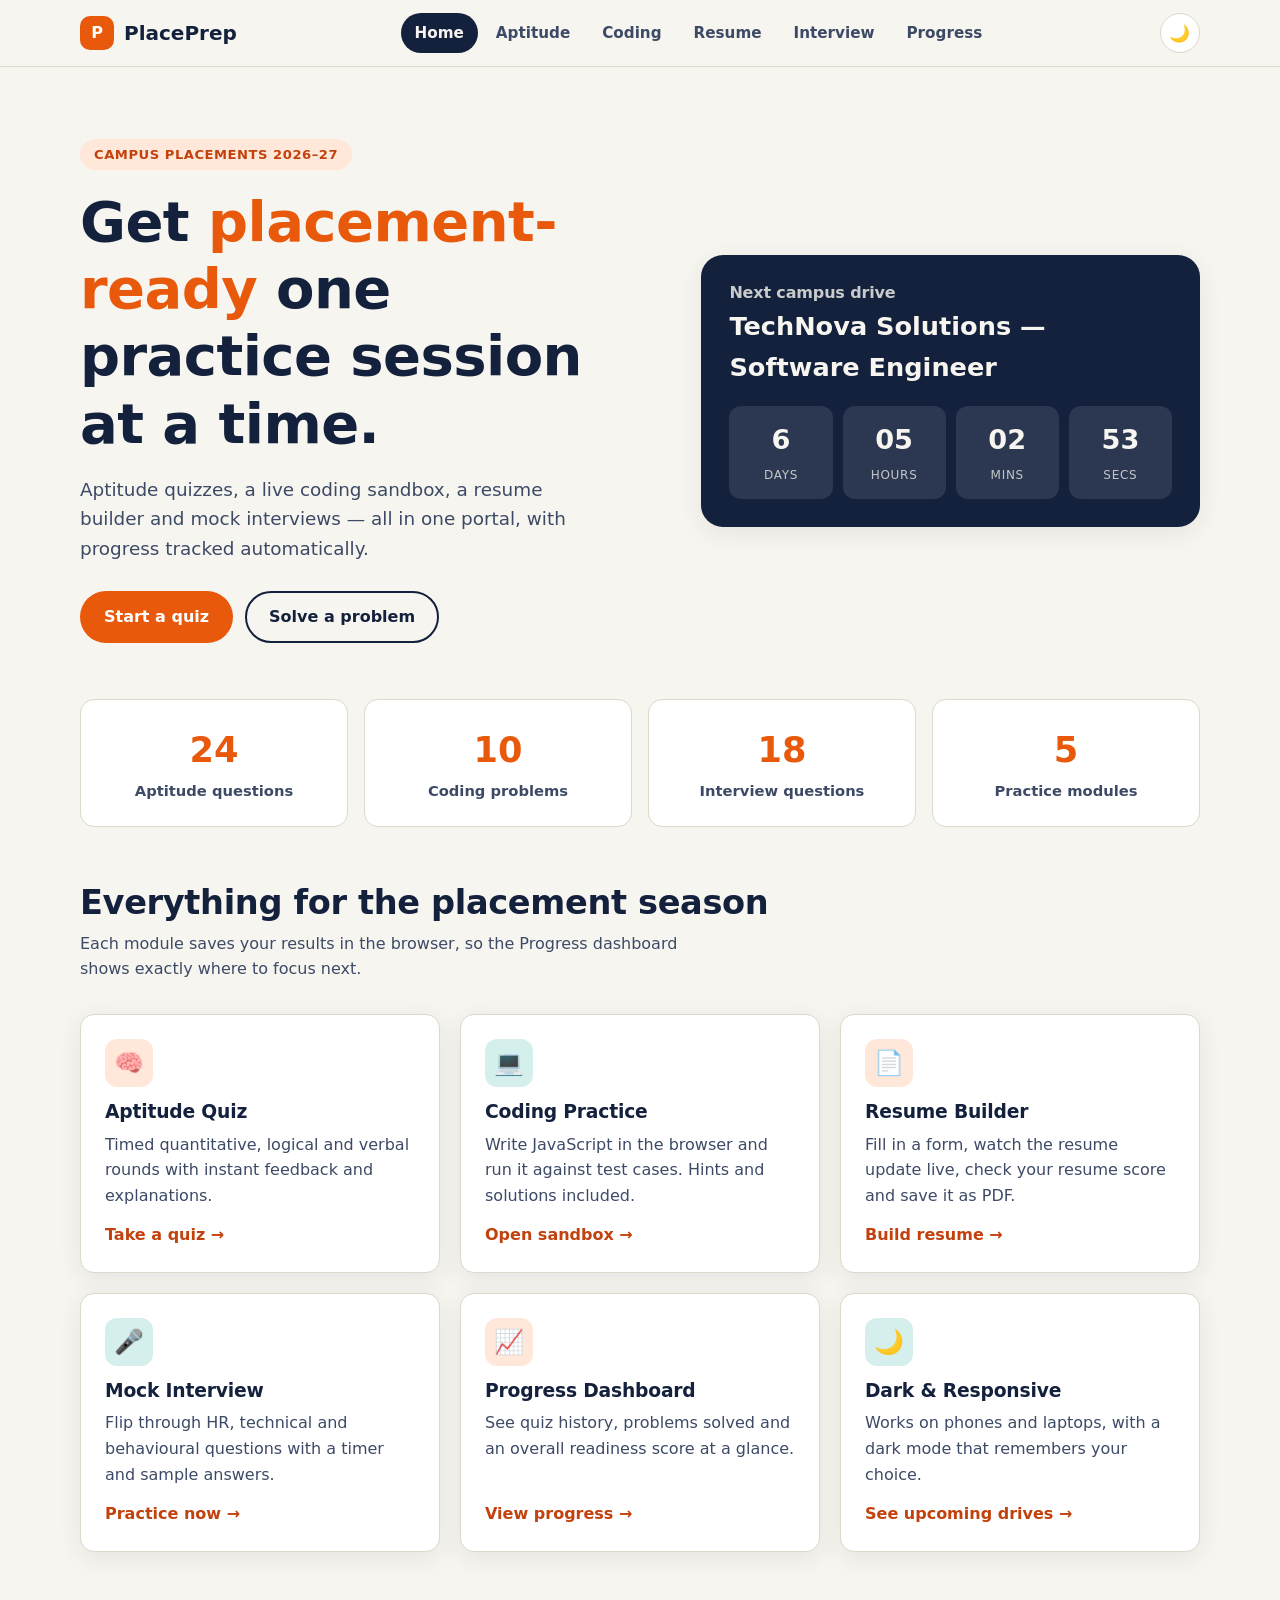
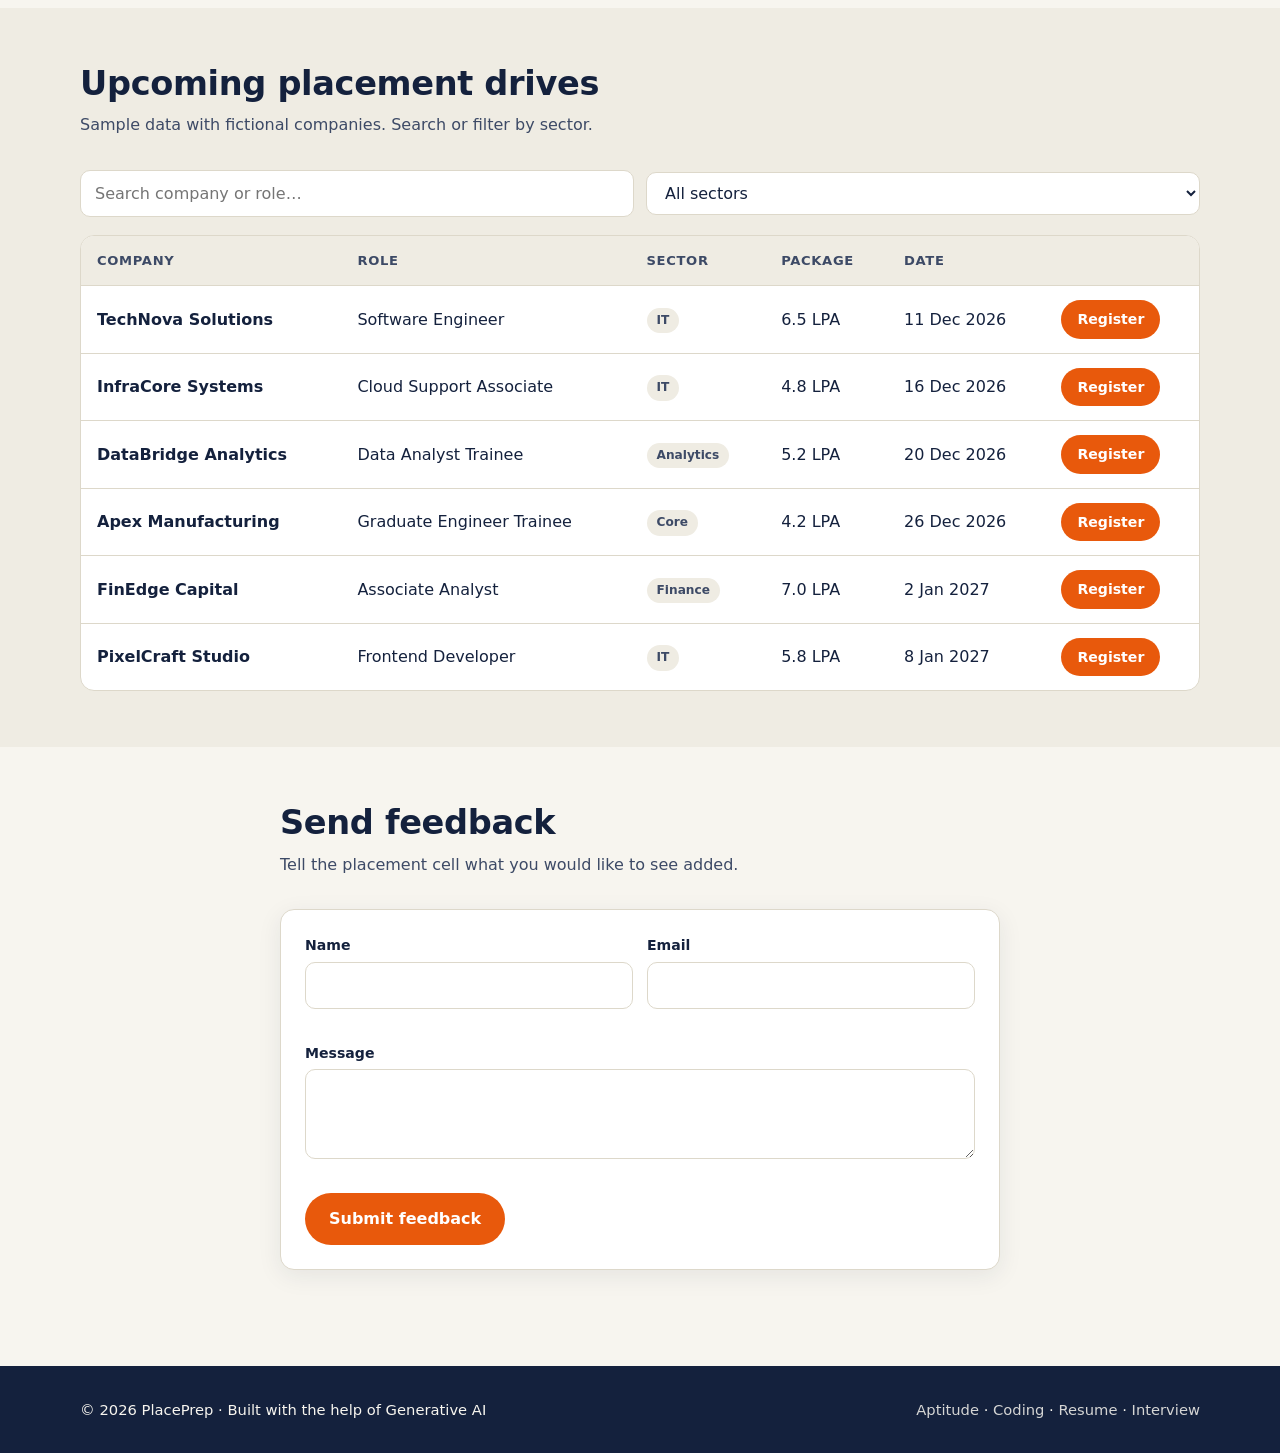
<file: index.html>
<!DOCTYPE html>
<html lang="en">
<head>
  <meta charset="UTF-8">
  <meta name="viewport" content="width=device-width, initial-scale=1">
  <title>PlacePrep – Placement Preparation Portal</title>
  <meta name="description" content="Practice aptitude, coding, resume building and interviews in one place.">
  <link rel="stylesheet" href="css/style.css">
</head>
<body>
  <header class="site-header">
    <div class="container nav">
      <a class="brand" href="index.html"><span class="brand-mark">P</span> PlacePrep</a>
      <ul class="nav-links" id="navLinks">
        <li><a class="active" href="index.html">Home</a></li>
        <li><a href="aptitude.html">Aptitude</a></li>
        <li><a href="coding.html">Coding</a></li>
        <li><a href="resume.html">Resume</a></li>
        <li><a href="interview.html">Interview</a></li>
        <li><a href="progress.html">Progress</a></li>
      </ul>
      <div class="nav-tools">
        <button class="icon-btn" id="themeBtn" aria-label="Toggle dark mode">🌙</button>
        <button class="icon-btn menu-btn" id="menuBtn" aria-label="Open menu" aria-expanded="false">☰</button>
      </div>
    </div>
  </header>

  <main>
    <!-- HERO -->
    <section class="hero">
      <div class="container hero-grid">
        <div>
          <span class="eyebrow">Campus placements 2026–27</span>
          <h1>Get <span>placement-ready</span> one practice session at a time.</h1>
          <p class="lead">Aptitude quizzes, a live coding sandbox, a resume builder and mock interviews — all in one portal, with progress tracked automatically.</p>
          <div class="hero-actions">
            <a class="btn" href="aptitude.html">Start a quiz</a>
            <a class="btn btn-outline" href="coding.html">Solve a problem</a>
          </div>
        </div>
        <div class="countdown-card" aria-live="polite">
          <h3>Next campus drive</h3>
          <div class="company" id="cdCompany">Loading…</div>
          <div class="timer-row">
            <div class="timer-box"><b id="cdDays">0</b><small>Days</small></div>
            <div class="timer-box"><b id="cdHours">0</b><small>Hours</small></div>
            <div class="timer-box"><b id="cdMins">0</b><small>Mins</small></div>
            <div class="timer-box"><b id="cdSecs">0</b><small>Secs</small></div>
          </div>
        </div>
      </div>
    </section>

    <!-- STATS -->
    <section class="container">
      <div class="stats">
        <div class="stat"><b data-count="quiz">0</b><span>Aptitude questions</span></div>
        <div class="stat"><b data-count="code">0</b><span>Coding problems</span></div>
        <div class="stat"><b data-count="interview">0</b><span>Interview questions</span></div>
        <div class="stat"><b data-count="modules">0</b><span>Practice modules</span></div>
      </div>
    </section>

    <!-- FEATURES -->
    <section class="section">
      <div class="container">
        <div class="section-head">
          <h2>Everything for the placement season</h2>
          <p>Each module saves your results in the browser, so the Progress dashboard shows exactly where to focus next.</p>
        </div>
        <div class="grid-3">
          <article class="card feature">
            <div class="ico">🧠</div>
            <h3>Aptitude Quiz</h3>
            <p>Timed quantitative, logical and verbal rounds with instant feedback and explanations.</p>
            <a class="more" href="aptitude.html">Take a quiz →</a>
          </article>
          <article class="card feature">
            <div class="ico">💻</div>
            <h3>Coding Practice</h3>
            <p>Write JavaScript in the browser and run it against test cases. Hints and solutions included.</p>
            <a class="more" href="coding.html">Open sandbox →</a>
          </article>
          <article class="card feature">
            <div class="ico">📄</div>
            <h3>Resume Builder</h3>
            <p>Fill in a form, watch the resume update live, check your resume score and save it as PDF.</p>
            <a class="more" href="resume.html">Build resume →</a>
          </article>
          <article class="card feature">
            <div class="ico">🎤</div>
            <h3>Mock Interview</h3>
            <p>Flip through HR, technical and behavioural questions with a timer and sample answers.</p>
            <a class="more" href="interview.html">Practice now →</a>
          </article>
          <article class="card feature">
            <div class="ico">📈</div>
            <h3>Progress Dashboard</h3>
            <p>See quiz history, problems solved and an overall readiness score at a glance.</p>
            <a class="more" href="progress.html">View progress →</a>
          </article>
          <article class="card feature">
            <div class="ico">🌙</div>
            <h3>Dark &amp; Responsive</h3>
            <p>Works on phones and laptops, with a dark mode that remembers your choice.</p>
            <a class="more" href="#drives">See upcoming drives →</a>
          </article>
        </div>
      </div>
    </section>

    <!-- DRIVES -->
    <section class="section alt" id="drives">
      <div class="container">
        <div class="section-head">
          <h2>Upcoming placement drives</h2>
          <p>Sample data with fictional companies. Search or filter by sector.</p>
        </div>
        <div class="toolbar">
          <input class="input" id="driveSearch" type="search" placeholder="Search company or role…" aria-label="Search drives">
          <select class="input" id="driveType" aria-label="Filter by sector">
            <option value="all">All sectors</option>
            <option>IT</option><option>Analytics</option><option>Core</option><option>Finance</option>
          </select>
        </div>
        <div class="table-wrap">
          <table class="data">
            <thead><tr><th>Company</th><th>Role</th><th>Sector</th><th>Package</th><th>Date</th><th></th></tr></thead>
            <tbody id="driveBody"></tbody>
          </table>
        </div>
        <p class="muted" id="driveEmpty" style="display:none;margin-top:12px">No drives match your filters.</p>
      </div>
    </section>

    <!-- CONTACT -->
    <section class="section" id="contact">
      <div class="container" style="max-width:720px">
        <div class="section-head">
          <h2>Send feedback</h2>
          <p>Tell the placement cell what you would like to see added.</p>
        </div>
        <form class="card" id="feedbackForm" novalidate>
          <div class="form-grid">
            <div>
              <label class="lbl" for="fbName">Name</label>
              <input class="input" id="fbName" type="text" autocomplete="name">
              <div class="field-error" id="fbNameErr"></div>
            </div>
            <div>
              <label class="lbl" for="fbEmail">Email</label>
              <input class="input" id="fbEmail" type="email" autocomplete="email">
              <div class="field-error" id="fbEmailErr"></div>
            </div>
            <div class="full">
              <label class="lbl" for="fbMsg">Message</label>
              <textarea class="input" id="fbMsg"></textarea>
              <div class="field-error" id="fbMsgErr"></div>
            </div>
          </div>
          <button class="btn" type="submit" style="margin-top:8px">Submit feedback</button>
        </form>
      </div>
    </section>
  </main>

  <footer class="site-footer">
    <div class="container footer-grid">
      <div>© <span id="year"></span> PlacePrep · Built with the help of Generative AI</div>
      <div><a href="aptitude.html">Aptitude</a> · <a href="coding.html">Coding</a> · <a href="resume.html">Resume</a> · <a href="interview.html">Interview</a></div>
    </div>
  </footer>

  <script src="js/data.js"></script>
  <script src="js/main.js"></script>
  <script src="js/home.js"></script>
</body>
</html>
</file>
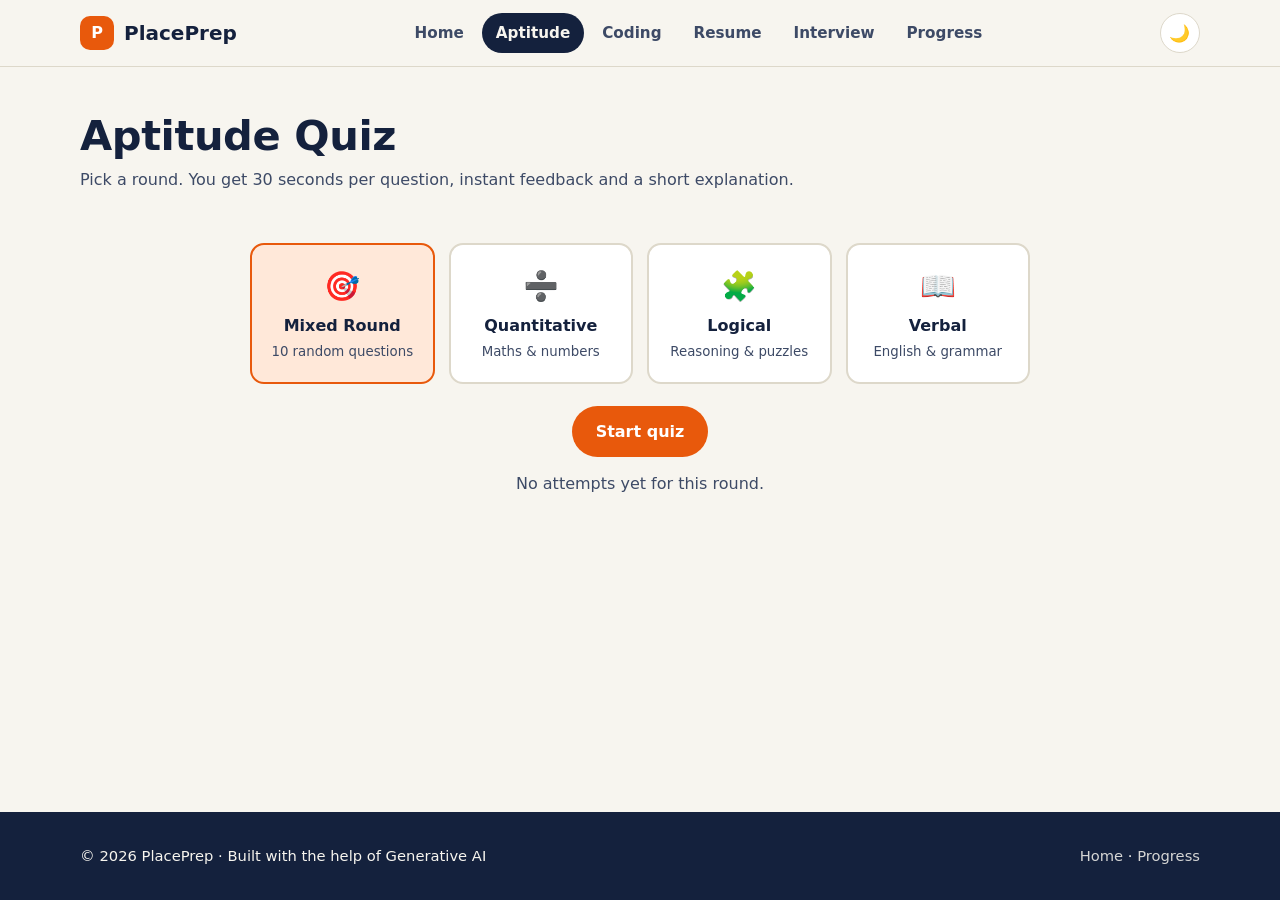
<file: aptitude.html>
<!DOCTYPE html>
<html lang="en">
<head>
  <meta charset="UTF-8">
  <meta name="viewport" content="width=device-width, initial-scale=1">
  <title>Aptitude Quiz – PlacePrep</title>
  <link rel="stylesheet" href="css/style.css">
</head>
<body>
  <header class="site-header">
    <div class="container nav">
      <a class="brand" href="index.html"><span class="brand-mark">P</span> PlacePrep</a>
      <ul class="nav-links" id="navLinks">
        <li><a href="index.html">Home</a></li>
        <li><a class="active" href="aptitude.html">Aptitude</a></li>
        <li><a href="coding.html">Coding</a></li>
        <li><a href="resume.html">Resume</a></li>
        <li><a href="interview.html">Interview</a></li>
        <li><a href="progress.html">Progress</a></li>
      </ul>
      <div class="nav-tools">
        <button class="icon-btn" id="themeBtn" aria-label="Toggle dark mode">🌙</button>
        <button class="icon-btn menu-btn" id="menuBtn" aria-label="Open menu" aria-expanded="false">☰</button>
      </div>
    </div>
  </header>

  <main>
    <div class="container page-title">
      <h1>Aptitude Quiz</h1>
      <p class="muted">Pick a round. You get 30 seconds per question, instant feedback and a short explanation.</p>
    </div>

    <section class="section" style="padding-top:20px">
      <div class="container quiz-shell">

        <!-- Start screen -->
        <div id="startScreen">
          <div class="cat-picker" id="catPicker"></div>
          <div style="text-align:center">
            <button class="btn" id="startBtn">Start quiz</button>
            <p class="muted" id="bestLine" style="margin-top:14px"></p>
          </div>
        </div>

        <!-- Question screen -->
        <div class="card hidden" id="quizScreen">
          <div class="quiz-top">
            <span id="qCounter">Question 1 / 10</span>
            <span class="timer-pill" id="qTimer">00:30</span>
          </div>
          <div class="progress"><div id="qProgress"></div></div>
          <div class="q-text" id="qText"></div>
          <div class="options" id="qOptions"></div>
          <div class="explain hidden" id="qExplain"></div>
          <div class="quiz-actions">
            <button class="btn" id="nextBtn" disabled>Next →</button>
          </div>
        </div>

        <!-- Result screen -->
        <div class="card hidden" id="resultScreen" style="text-align:center">
          <h2 id="resTitle">Quiz complete</h2>
          <div class="score-ring" id="scoreRing"><span id="resPct">0%</span></div>
          <p id="resLine" style="font-size:1.1rem;font-weight:700"></p>
          <p class="muted" id="resMsg" style="margin-bottom:18px"></p>
          <div class="btn-row" style="justify-content:center">
            <button class="btn" id="retryBtn">Try again</button>
            <button class="btn btn-outline" id="reviewBtn">Review answers</button>
            <a class="btn btn-ghost" href="progress.html">View progress</a>
          </div>
          <div class="hidden" id="reviewBox" style="text-align:left;margin-top:24px"></div>
        </div>

      </div>
    </section>
  </main>

  <footer class="site-footer">
    <div class="container footer-grid">
      <div>© <span id="year"></span> PlacePrep · Built with the help of Generative AI</div>
      <div><a href="index.html">Home</a> · <a href="progress.html">Progress</a></div>
    </div>
  </footer>

  <script src="js/data.js"></script>
  <script src="js/main.js"></script>
  <script src="js/quiz.js"></script>
</body>
</html>
</file>
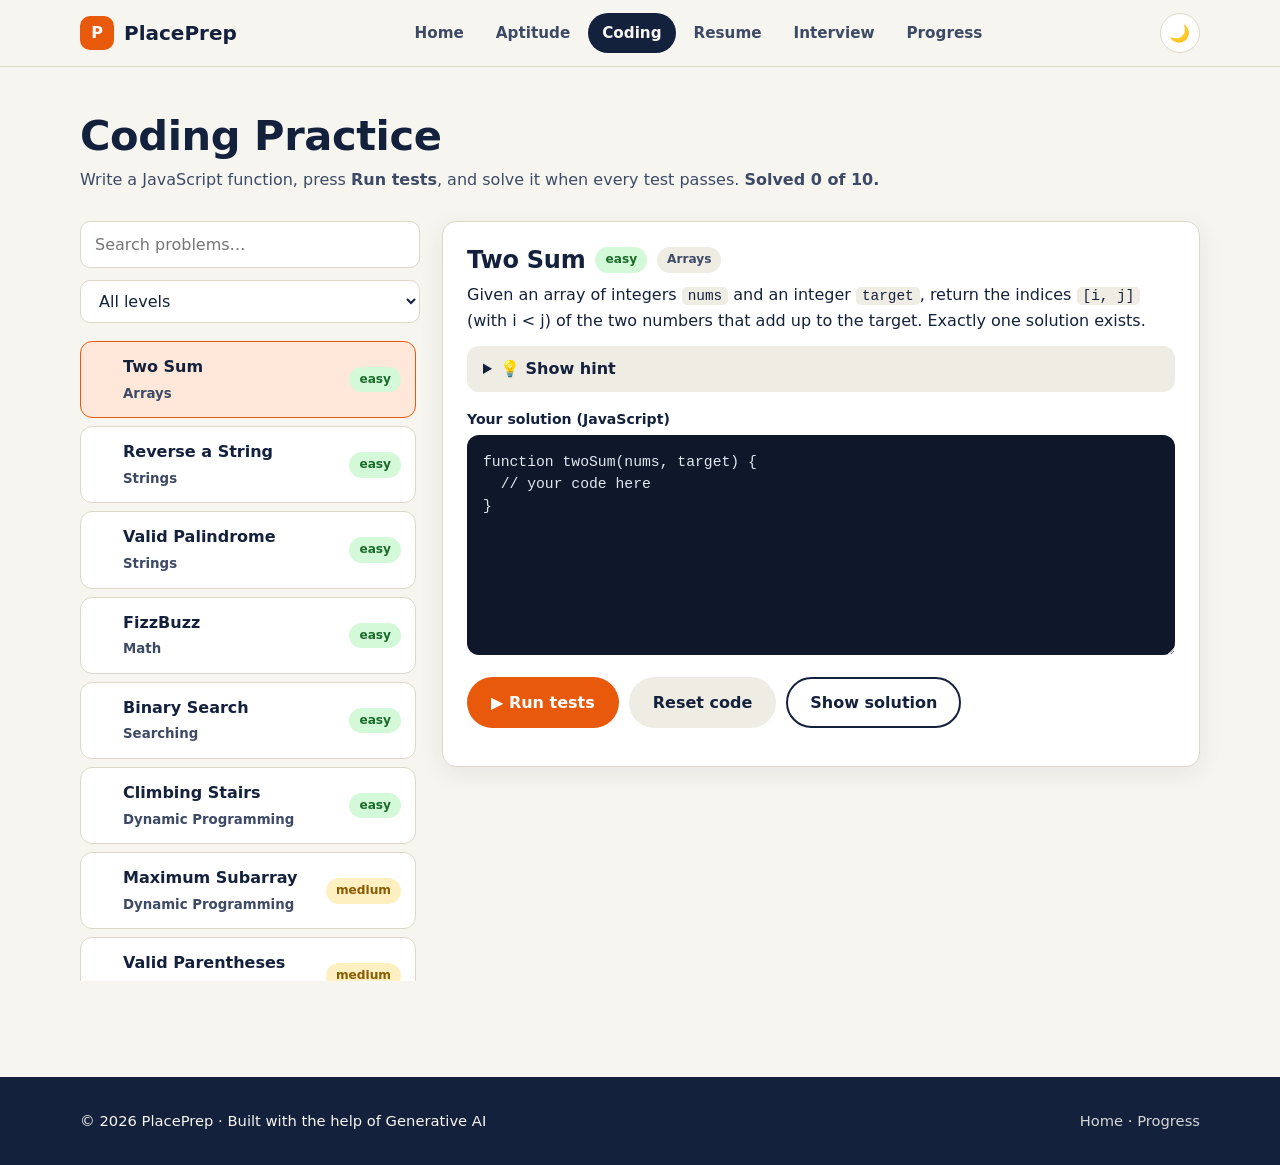
<file: coding.html>
<!DOCTYPE html>
<html lang="en">
<head>
  <meta charset="UTF-8">
  <meta name="viewport" content="width=device-width, initial-scale=1">
  <title>Coding Practice – PlacePrep</title>
  <link rel="stylesheet" href="css/style.css">
</head>
<body>
  <header class="site-header">
    <div class="container nav">
      <a class="brand" href="index.html"><span class="brand-mark">P</span> PlacePrep</a>
      <ul class="nav-links" id="navLinks">
        <li><a href="index.html">Home</a></li>
        <li><a href="aptitude.html">Aptitude</a></li>
        <li><a class="active" href="coding.html">Coding</a></li>
        <li><a href="resume.html">Resume</a></li>
        <li><a href="interview.html">Interview</a></li>
        <li><a href="progress.html">Progress</a></li>
      </ul>
      <div class="nav-tools">
        <button class="icon-btn" id="themeBtn" aria-label="Toggle dark mode">🌙</button>
        <button class="icon-btn menu-btn" id="menuBtn" aria-label="Open menu" aria-expanded="false">☰</button>
      </div>
    </div>
  </header>

  <main>
    <div class="container page-title">
      <h1>Coding Practice</h1>
      <p class="muted">Write a JavaScript function, press <b>Run tests</b>, and solve it when every test passes. <span id="solvedCount" style="font-weight:700"></span></p>
    </div>

    <section class="section" style="padding-top:20px">
      <div class="container code-layout">

        <!-- Problem list -->
        <aside>
          <div class="toolbar">
            <input class="input" id="probSearch" type="search" placeholder="Search problems…" aria-label="Search problems">
            <select class="input" id="probDiff" aria-label="Filter by difficulty">
              <option value="all">All levels</option>
              <option value="easy">Easy</option>
              <option value="medium">Medium</option>
              <option value="hard">Hard</option>
            </select>
          </div>
          <div class="problem-list" id="problemList"></div>
        </aside>

        <!-- Problem detail -->
        <div class="card" id="detail">
          <div style="display:flex;gap:10px;align-items:center;flex-wrap:wrap;margin-bottom:8px">
            <h2 id="pTitle"></h2>
            <span class="badge" id="pDiff"></span>
            <span class="badge" id="pTopic"></span>
          </div>
          <p id="pDesc" style="margin-bottom:12px"></p>

          <details class="box"><summary>💡 Show hint</summary><p id="pHint" style="margin-top:8px"></p></details>

          <label class="lbl" for="editor" style="margin-top:16px">Your solution (JavaScript)</label>
          <textarea class="editor" id="editor" spellcheck="false" autocapitalize="off" autocomplete="off"></textarea>

          <div class="btn-row">
            <button class="btn" id="runBtn">▶ Run tests</button>
            <button class="btn btn-ghost" id="resetBtn">Reset code</button>
            <button class="btn btn-outline" id="solBtn">Show solution</button>
          </div>

          <div class="results" id="results" aria-live="polite"></div>
          <pre class="sol hidden" id="solution"></pre>
        </div>

      </div>
    </section>
  </main>

  <footer class="site-footer">
    <div class="container footer-grid">
      <div>© <span id="year"></span> PlacePrep · Built with the help of Generative AI</div>
      <div><a href="index.html">Home</a> · <a href="progress.html">Progress</a></div>
    </div>
  </footer>

  <script src="js/data.js"></script>
  <script src="js/main.js"></script>
  <script src="js/coding.js"></script>
</body>
</html>
</file>
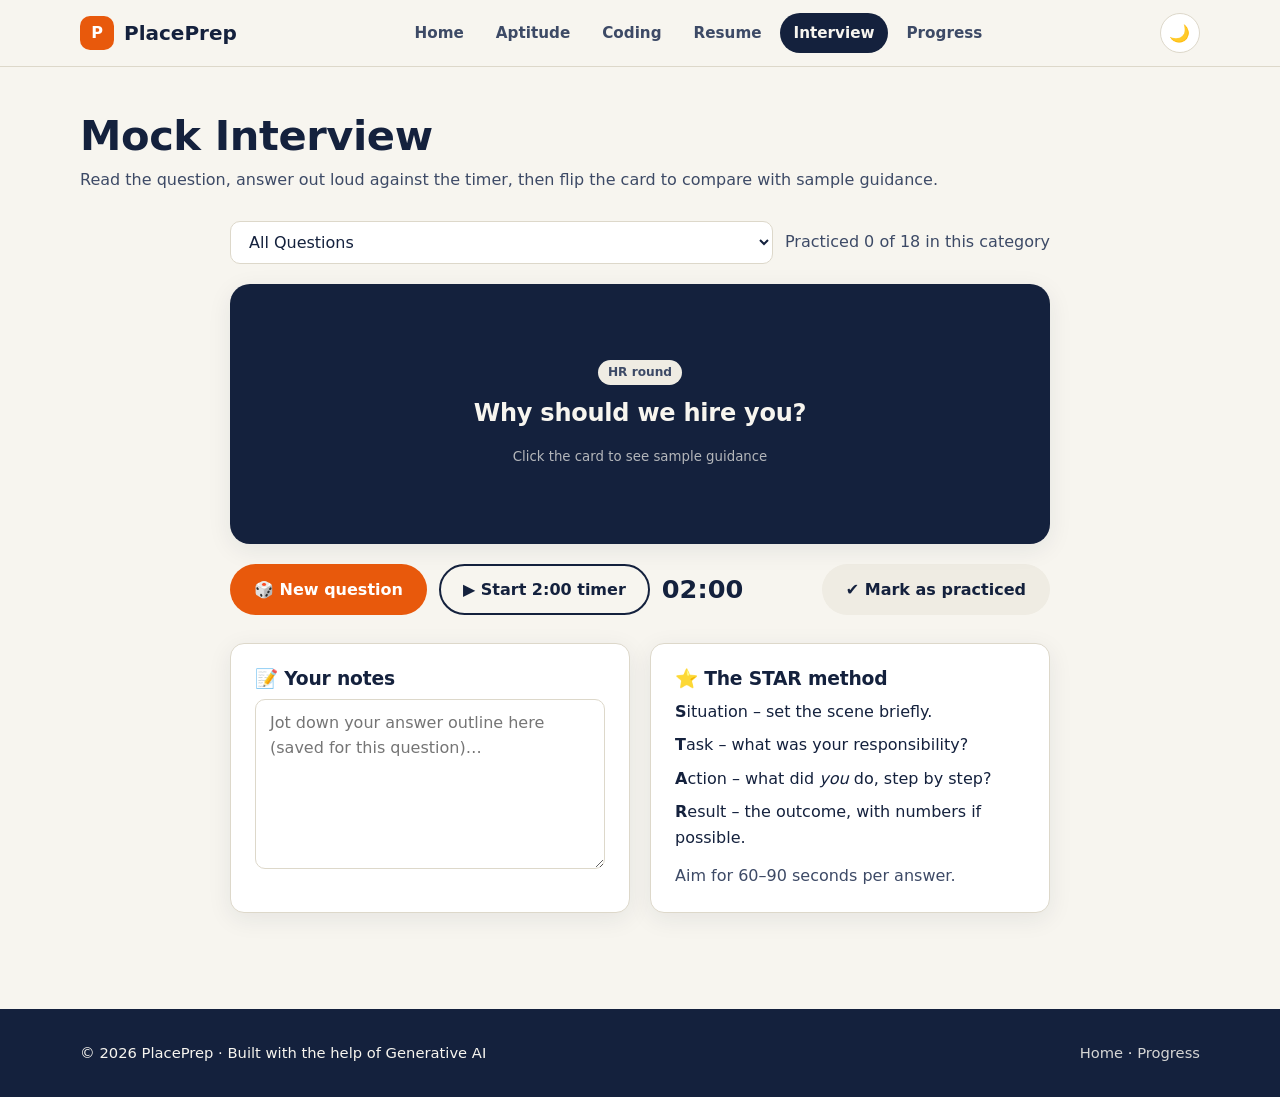
<file: interview.html>
<!DOCTYPE html>
<html lang="en">
<head>
  <meta charset="UTF-8">
  <meta name="viewport" content="width=device-width, initial-scale=1">
  <title>Mock Interview – PlacePrep</title>
  <link rel="stylesheet" href="css/style.css">
</head>
<body>
  <header class="site-header">
    <div class="container nav">
      <a class="brand" href="index.html"><span class="brand-mark">P</span> PlacePrep</a>
      <ul class="nav-links" id="navLinks">
        <li><a href="index.html">Home</a></li>
        <li><a href="aptitude.html">Aptitude</a></li>
        <li><a href="coding.html">Coding</a></li>
        <li><a href="resume.html">Resume</a></li>
        <li><a class="active" href="interview.html">Interview</a></li>
        <li><a href="progress.html">Progress</a></li>
      </ul>
      <div class="nav-tools">
        <button class="icon-btn" id="themeBtn" aria-label="Toggle dark mode">🌙</button>
        <button class="icon-btn menu-btn" id="menuBtn" aria-label="Open menu" aria-expanded="false">☰</button>
      </div>
    </div>
  </header>

  <main>
    <div class="container page-title">
      <h1>Mock Interview</h1>
      <p class="muted">Read the question, answer out loud against the timer, then flip the card to compare with sample guidance.</p>
    </div>

    <section class="section" style="padding-top:20px">
      <div class="container" style="max-width:820px">

        <div class="toolbar">
          <select class="input" id="intCat" aria-label="Question category"></select>
          <span class="muted" id="intCounter"></span>
        </div>

        <div class="flash" id="flash" tabindex="0" role="button" aria-label="Flip card to see sample answer">
          <div class="flash-inner">
            <div class="flash-face flash-front">
              <span class="badge" id="intBadge" style="margin-bottom:14px"></span>
              <h3 id="intQ">Press “New question” to begin</h3>
              <small>Click the card to see sample guidance</small>
            </div>
            <div class="flash-face flash-back">
              <b class="lab">How to answer</b>
              <p id="intA"></p>
            </div>
          </div>
        </div>

        <div class="int-bar">
          <button class="btn" id="newBtn">🎲 New question</button>
          <button class="btn btn-outline" id="timerBtn">▶ Start 2:00 timer</button>
          <span class="int-timer" id="intTimer">02:00</span>
          <button class="btn btn-ghost" id="doneBtn" style="margin-left:auto">✔ Mark as practiced</button>
        </div>

        <div class="grid-2" style="margin-top:28px">
          <div class="card">
            <h3 style="margin-bottom:8px">📝 Your notes</h3>
            <textarea class="input" id="notes" placeholder="Jot down your answer outline here (saved for this question)…" style="min-height:170px"></textarea>
          </div>
          <div class="card">
            <h3 style="margin-bottom:8px">⭐ The STAR method</h3>
            <ul style="list-style:none;display:grid;gap:8px">
              <li><b>S</b>ituation – set the scene briefly.</li>
              <li><b>T</b>ask – what was your responsibility?</li>
              <li><b>A</b>ction – what did <i>you</i> do, step by step?</li>
              <li><b>R</b>esult – the outcome, with numbers if possible.</li>
            </ul>
            <p class="muted" style="margin-top:12px">Aim for 60–90 seconds per answer.</p>
          </div>
        </div>

      </div>
    </section>
  </main>

  <footer class="site-footer">
    <div class="container footer-grid">
      <div>© <span id="year"></span> PlacePrep · Built with the help of Generative AI</div>
      <div><a href="index.html">Home</a> · <a href="progress.html">Progress</a></div>
    </div>
  </footer>

  <script src="js/data.js"></script>
  <script src="js/main.js"></script>
  <script src="js/interview.js"></script>
</body>
</html>
</file>
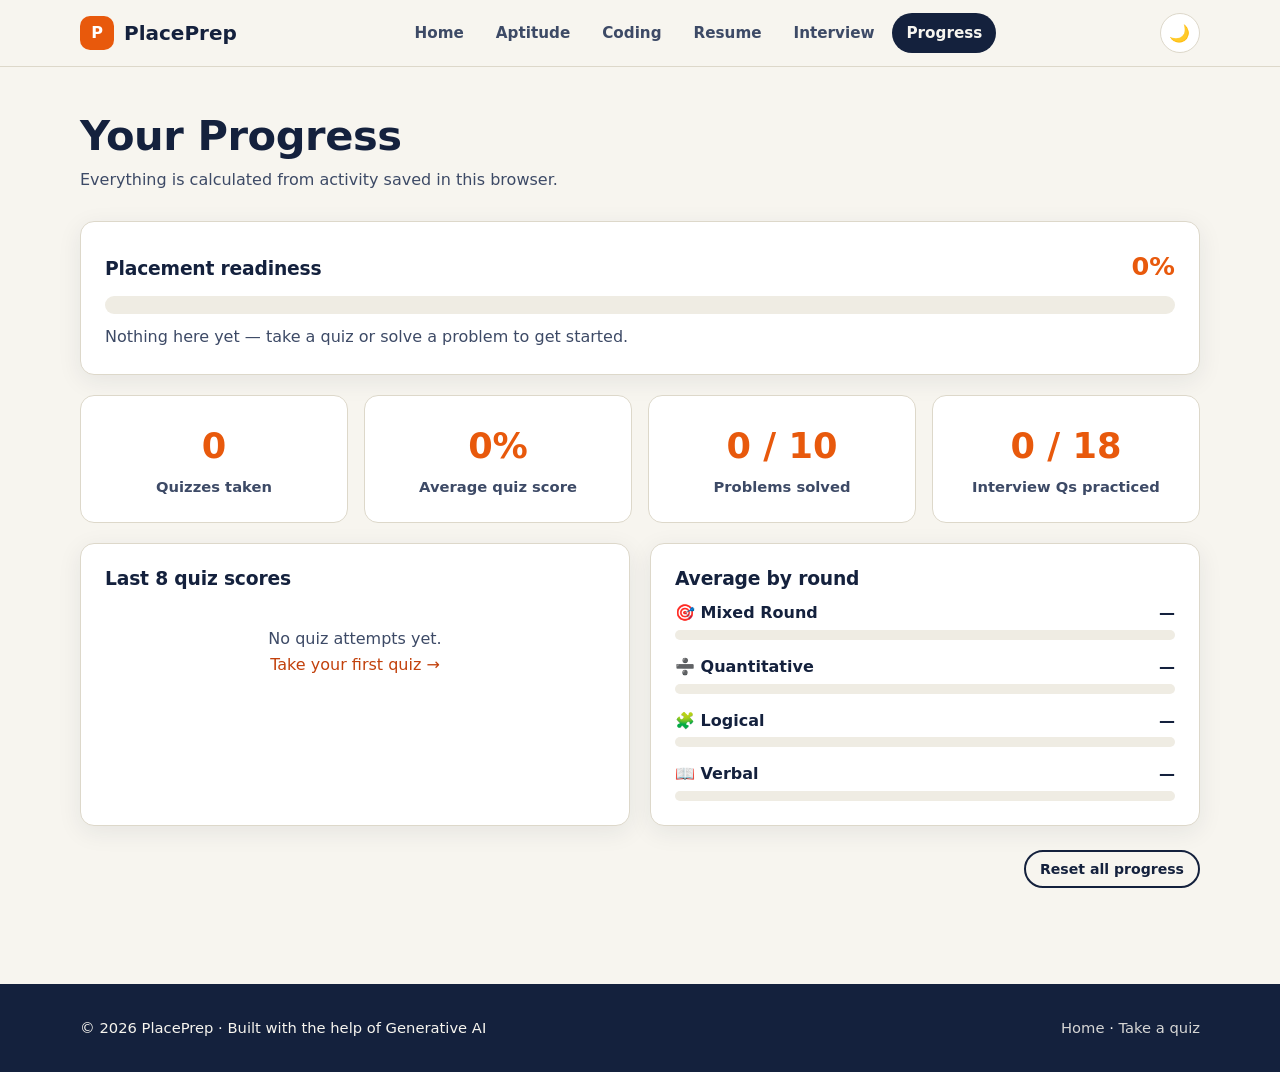
<file: progress.html>
<!DOCTYPE html>
<html lang="en">
<head>
  <meta charset="UTF-8">
  <meta name="viewport" content="width=device-width, initial-scale=1">
  <title>Progress – PlacePrep</title>
  <link rel="stylesheet" href="css/style.css">
</head>
<body>
  <header class="site-header">
    <div class="container nav">
      <a class="brand" href="index.html"><span class="brand-mark">P</span> PlacePrep</a>
      <ul class="nav-links" id="navLinks">
        <li><a href="index.html">Home</a></li>
        <li><a href="aptitude.html">Aptitude</a></li>
        <li><a href="coding.html">Coding</a></li>
        <li><a href="resume.html">Resume</a></li>
        <li><a href="interview.html">Interview</a></li>
        <li><a class="active" href="progress.html">Progress</a></li>
      </ul>
      <div class="nav-tools">
        <button class="icon-btn" id="themeBtn" aria-label="Toggle dark mode">🌙</button>
        <button class="icon-btn menu-btn" id="menuBtn" aria-label="Open menu" aria-expanded="false">☰</button>
      </div>
    </div>
  </header>

  <main>
    <div class="container page-title">
      <h1>Your Progress</h1>
      <p class="muted">Everything is calculated from activity saved in this browser.</p>
    </div>

    <section class="section" style="padding-top:20px">
      <div class="container">

        <div class="card" style="margin-bottom:20px">
          <div style="display:flex;justify-content:space-between;align-items:baseline;margin-bottom:10px">
            <h3>Placement readiness</h3><b id="readyPct" style="font-size:1.6rem;color:var(--accent)">0%</b>
          </div>
          <div class="meter"><div id="readyBar"></div></div>
          <p class="muted" id="readyMsg" style="margin-top:10px"></p>
        </div>

        <div class="stats" style="margin-bottom:20px">
          <div class="stat"><b id="sQuizzes">0</b><span>Quizzes taken</span></div>
          <div class="stat"><b id="sAvg">0%</b><span>Average quiz score</span></div>
          <div class="stat"><b id="sSolved">0</b><span>Problems solved</span></div>
          <div class="stat"><b id="sPracticed">0</b><span>Interview Qs practiced</span></div>
        </div>

        <div class="grid-2">
          <div class="card">
            <h3 style="margin-bottom:6px">Last 8 quiz scores</h3>
            <div id="chartBox"></div>
          </div>
          <div class="card">
            <h3 style="margin-bottom:10px">Average by round</h3>
            <div id="catBox" style="display:grid;gap:14px"></div>
          </div>
        </div>

        <div style="margin-top:24px;text-align:right">
          <button class="btn btn-outline btn-sm" id="resetBtn">Reset all progress</button>
        </div>

      </div>
    </section>
  </main>

  <footer class="site-footer">
    <div class="container footer-grid">
      <div>© <span id="year"></span> PlacePrep · Built with the help of Generative AI</div>
      <div><a href="index.html">Home</a> · <a href="aptitude.html">Take a quiz</a></div>
    </div>
  </footer>

  <script src="js/data.js"></script>
  <script src="js/main.js"></script>
  <script src="js/progress.js"></script>
</body>
</html>
</file>
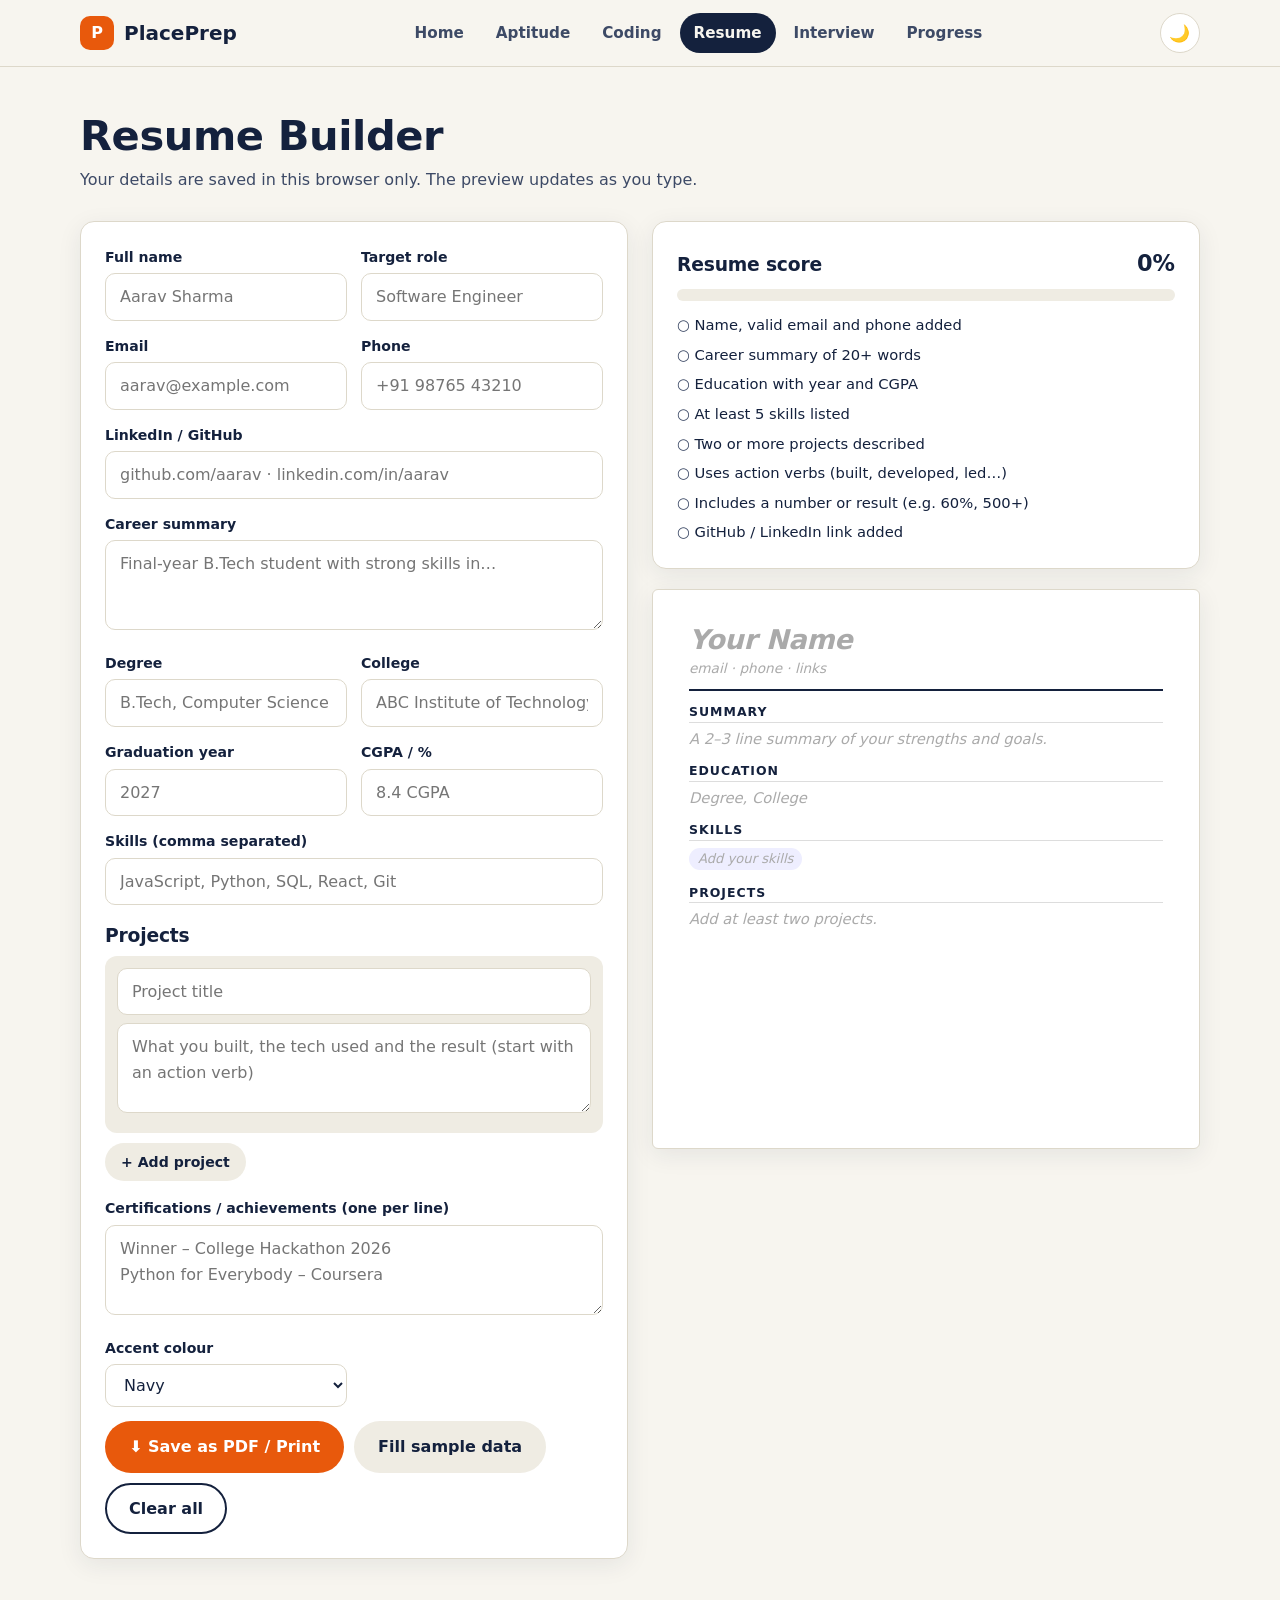
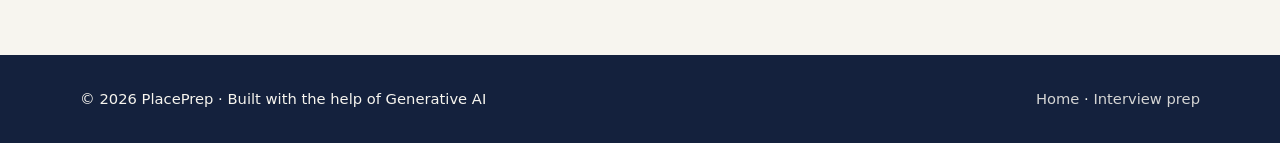
<file: resume.html>
<!DOCTYPE html>
<html lang="en">
<head>
  <meta charset="UTF-8">
  <meta name="viewport" content="width=device-width, initial-scale=1">
  <title>Resume Builder – PlacePrep</title>
  <link rel="stylesheet" href="css/style.css">
</head>
<body>
  <header class="site-header">
    <div class="container nav">
      <a class="brand" href="index.html"><span class="brand-mark">P</span> PlacePrep</a>
      <ul class="nav-links" id="navLinks">
        <li><a href="index.html">Home</a></li>
        <li><a href="aptitude.html">Aptitude</a></li>
        <li><a href="coding.html">Coding</a></li>
        <li><a class="active" href="resume.html">Resume</a></li>
        <li><a href="interview.html">Interview</a></li>
        <li><a href="progress.html">Progress</a></li>
      </ul>
      <div class="nav-tools">
        <button class="icon-btn" id="themeBtn" aria-label="Toggle dark mode">🌙</button>
        <button class="icon-btn menu-btn" id="menuBtn" aria-label="Open menu" aria-expanded="false">☰</button>
      </div>
    </div>
  </header>

  <main>
    <div class="container page-title">
      <h1>Resume Builder</h1>
      <p class="muted">Your details are saved in this browser only. The preview updates as you type.</p>
    </div>

    <section class="section" style="padding-top:20px">
      <div class="container resume-layout">

        <!-- FORM -->
        <form class="card" id="resumeForm" onsubmit="return false">
          <div class="form-grid">
            <div><label class="lbl" for="name">Full name</label><input class="input" id="name" placeholder="Aarav Sharma"></div>
            <div><label class="lbl" for="role">Target role</label><input class="input" id="role" placeholder="Software Engineer"></div>
            <div><label class="lbl" for="email">Email</label><input class="input" id="email" type="email" placeholder="aarav@example.com"></div>
            <div><label class="lbl" for="phone">Phone</label><input class="input" id="phone" placeholder="+91 98765 43210"></div>
            <div class="full"><label class="lbl" for="links">LinkedIn / GitHub</label><input class="input" id="links" placeholder="github.com/aarav · linkedin.com/in/aarav"></div>
            <div class="full">
              <label class="lbl" for="summary">Career summary</label>
              <textarea class="input" id="summary" placeholder="Final-year B.Tech student with strong skills in…"></textarea>
            </div>
            <div><label class="lbl" for="degree">Degree</label><input class="input" id="degree" placeholder="B.Tech, Computer Science"></div>
            <div><label class="lbl" for="college">College</label><input class="input" id="college" placeholder="ABC Institute of Technology"></div>
            <div><label class="lbl" for="gradYear">Graduation year</label><input class="input" id="gradYear" placeholder="2027"></div>
            <div><label class="lbl" for="cgpa">CGPA / %</label><input class="input" id="cgpa" placeholder="8.4 CGPA"></div>
            <div class="full">
              <label class="lbl" for="skills">Skills (comma separated)</label>
              <input class="input" id="skills" placeholder="JavaScript, Python, SQL, React, Git">
            </div>
          </div>

          <h3 style="margin:20px 0 8px">Projects</h3>
          <div id="projects"></div>
          <button class="btn btn-ghost btn-sm" type="button" id="addProject">+ Add project</button>

          <div class="form-grid" style="margin-top:16px">
            <div class="full">
              <label class="lbl" for="extras">Certifications / achievements (one per line)</label>
              <textarea class="input" id="extras" placeholder="Winner – College Hackathon 2026&#10;Python for Everybody – Coursera"></textarea>
            </div>
            <div><label class="lbl" for="color">Accent colour</label>
              <select class="input" id="color">
                <option value="#14213d">Navy</option>
                <option value="#0f766e">Teal</option>
                <option value="#c2410c">Burnt orange</option>
                <option value="#6d28d9">Purple</option>
              </select>
            </div>
          </div>

          <div class="btn-row">
            <button class="btn" type="button" id="printBtn">⬇ Save as PDF / Print</button>
            <button class="btn btn-ghost" type="button" id="sampleBtn">Fill sample data</button>
            <button class="btn btn-outline" type="button" id="clearBtn">Clear all</button>
          </div>
        </form>

        <!-- PREVIEW + SCORE -->
        <div>
          <div class="card" style="margin-bottom:20px">
            <div style="display:flex;justify-content:space-between;align-items:baseline">
              <h3>Resume score</h3><b id="scoreText" style="font-size:1.4rem">0%</b>
            </div>
            <div class="score-bar"><div id="scoreFill"></div></div>
            <ul class="checklist" id="checklist"></ul>
          </div>
          <div class="resume-paper" id="resumePreview" aria-label="Resume preview"></div>
        </div>

      </div>
    </section>
  </main>

  <footer class="site-footer">
    <div class="container footer-grid">
      <div>© <span id="year2"></span> PlacePrep · Built with the help of Generative AI</div>
      <div><a href="index.html">Home</a> · <a href="interview.html">Interview prep</a></div>
    </div>
  </footer>

  <script src="js/main.js"></script>
  <script src="js/resume.js"></script>
  <script>document.getElementById("year2").textContent = new Date().getFullYear();</script>
</body>
</html>
</file>
<file: css/style.css>
/* ==========================================================
   PlacePrep – Placement Preparation Portal
   Shared stylesheet (responsive, light/dark theme)
   ========================================================== */

:root {
  --ink: #14213d;
  --ink-soft: #3d4a66;
  --bg: #f7f5ef;
  --surface: #ffffff;
  --surface-2: #efece3;
  --line: #ddd8ca;
  --accent: #e8590c;
  --accent-dark: #c2410c;
  --accent-soft: #ffe8d9;
  --teal: #0f766e;
  --teal-soft: #d5f0ec;
  --good: #2f9e44;
  --bad: #d6336c;
  --warn: #f59f00;
  --radius: 14px;
  --shadow: 0 6px 24px rgba(20, 33, 61, 0.08);
  --font: "Segoe UI", system-ui, -apple-system, "Helvetica Neue", Arial, sans-serif;
  --mono: ui-monospace, "SF Mono", Consolas, "Courier New", monospace;
}

[data-theme="dark"] {
  --ink: #eef1f8;
  --ink-soft: #b3bcd1;
  --bg: #0f1627;
  --surface: #182139;
  --surface-2: #1f2a47;
  --line: #2c3a5c;
  --accent: #ff8a4c;
  --accent-dark: #ff7a33;
  --accent-soft: #3a2518;
  --teal: #4fd1c5;
  --teal-soft: #14343a;
  --shadow: 0 6px 24px rgba(0, 0, 0, 0.35);
}

* { box-sizing: border-box; margin: 0; padding: 0; }
html { scroll-behavior: smooth; }
body {
  font-size: 16px;
  font-family: var(--font);
  background: var(--bg);
  color: var(--ink);
  line-height: 1.6;
  min-height: 100vh;
  display: flex;
  flex-direction: column;
}
main { flex: 1; }
a { color: var(--accent-dark); text-decoration: none; }
a:hover { text-decoration: underline; }
img { max-width: 100%; }
h1, h2, h3, h4 { line-height: 1.2; letter-spacing: -0.01em; }
.container { width: min(1120px, 92%); margin-inline: auto; }
.muted { color: var(--ink-soft); }
.hidden { display: none !important; }

/* ---------- Header / Nav ---------- */
.site-header {
  position: sticky; top: 0; z-index: 50;
  background: var(--bg);
  border-bottom: 1px solid var(--line);
  backdrop-filter: blur(6px);
}
.nav { display: flex; align-items: center; justify-content: space-between; height: 66px; gap: 16px; }
.brand { display: flex; align-items: center; gap: 10px; font-weight: 800; font-size: 1.25rem; color: var(--ink); }
.brand:hover { text-decoration: none; }
.brand-mark {
  width: 34px; height: 34px; border-radius: 10px;
  background: var(--accent); color: #fff;
  display: grid; place-items: center; font-size: 1rem; font-weight: 800;
}
.nav-links { display: flex; gap: 4px; list-style: none; align-items: center; }
.nav-links a {
  display: block; padding: 8px 14px; border-radius: 999px;
  color: var(--ink-soft); font-weight: 600; font-size: 0.95rem;
}
.nav-links a:hover { background: var(--surface-2); text-decoration: none; color: var(--ink); }
.nav-links a.active { background: var(--ink); color: var(--bg); }
.nav-tools { display: flex; align-items: center; gap: 8px; }
.icon-btn {
  width: 40px; height: 40px; border-radius: 50%;
  border: 1px solid var(--line); background: var(--surface); color: var(--ink);
  cursor: pointer; font-size: 1.05rem; display: grid; place-items: center;
}
.icon-btn:hover { background: var(--surface-2); }
.menu-btn { display: none; }

@media (max-width: 860px) {
  .menu-btn { display: grid; }
  .nav-links {
    position: absolute; top: 66px; left: 0; right: 0;
    flex-direction: column; align-items: stretch; gap: 0;
    background: var(--bg); border-bottom: 1px solid var(--line);
    padding: 8px 4%; display: none;
  }
  .nav-links.open { display: flex; }
  .nav-links a { border-radius: 10px; padding: 12px; }
}

/* ---------- Buttons ---------- */
.btn {
  display: inline-flex; align-items: center; justify-content: center; gap: 8px;
  padding: 11px 22px; border-radius: 999px; border: 2px solid transparent;
  font: inherit; font-weight: 700; cursor: pointer;
  background: var(--accent); color: #fff; transition: transform .12s, background .12s;
}
.btn:hover { background: var(--accent-dark); text-decoration: none; transform: translateY(-1px); }
.btn:disabled { opacity: .5; cursor: not-allowed; transform: none; }
.btn-outline { background: transparent; color: var(--ink); border-color: var(--ink); }
.btn-outline:hover { background: var(--ink); color: var(--bg); }
.btn-ghost { background: var(--surface-2); color: var(--ink); }
.btn-ghost:hover { background: var(--line); }
.btn-sm { padding: 6px 14px; font-size: .88rem; }

/* ---------- Hero ---------- */
.hero { padding: 72px 0 56px; }
.hero-grid { display: grid; grid-template-columns: 1.15fr 1fr; gap: 48px; align-items: center; }
.eyebrow {
  display: inline-block; background: var(--accent-soft); color: var(--accent-dark);
  padding: 5px 14px; border-radius: 999px; font-weight: 700; font-size: .82rem;
  letter-spacing: .04em; text-transform: uppercase; margin-bottom: 18px;
}
.hero h1 { font-size: clamp(2.2rem, 5vw, 3.5rem); margin-bottom: 18px; }
.hero h1 span { color: var(--accent); }
.hero p.lead { font-size: 1.15rem; color: var(--ink-soft); max-width: 520px; margin-bottom: 28px; }
.hero-actions { display: flex; gap: 12px; flex-wrap: wrap; }

.countdown-card {
  background: var(--ink); color: var(--bg); border-radius: 22px; padding: 28px;
  box-shadow: var(--shadow);
}
[data-theme="dark"] .countdown-card { background: var(--surface-2); color: var(--ink); }
.countdown-card h3 { font-size: 1rem; opacity: .8; font-weight: 600; margin-bottom: 4px; }
.countdown-card .company { font-size: 1.6rem; font-weight: 800; margin-bottom: 18px; }
.timer-row { display: grid; grid-template-columns: repeat(4, 1fr); gap: 10px; }
.timer-box { background: rgba(255,255,255,.1); border-radius: 12px; text-align: center; padding: 12px 4px; }
.timer-box b { display: block; font-size: 1.7rem; font-variant-numeric: tabular-nums; }
.timer-box small { opacity: .75; font-size: .75rem; text-transform: uppercase; letter-spacing: .06em; }

@media (max-width: 860px) {
  .hero { padding: 40px 0 32px; }
  .hero-grid { grid-template-columns: 1fr; gap: 32px; }
}

/* ---------- Sections ---------- */
.section { padding: 56px 0; }
.section.alt { background: var(--surface-2); }
.section-head { margin-bottom: 32px; }
.section-head h2 { font-size: clamp(1.6rem, 3vw, 2.1rem); margin-bottom: 8px; }
.section-head p { color: var(--ink-soft); max-width: 640px; }
.page-title { padding: 44px 0 8px; }
.page-title h1 { font-size: clamp(1.9rem, 4vw, 2.6rem); margin-bottom: 6px; }

.stats { display: grid; grid-template-columns: repeat(4, 1fr); gap: 16px; }
.stat {
  background: var(--surface); border: 1px solid var(--line); border-radius: var(--radius);
  padding: 22px; text-align: center;
}
.stat b { display: block; font-size: 2.2rem; color: var(--accent); font-variant-numeric: tabular-nums; }
.stat span { color: var(--ink-soft); font-weight: 600; font-size: .92rem; }
@media (max-width: 760px) { .stats { grid-template-columns: repeat(2, 1fr); } }

.grid-3 { display: grid; grid-template-columns: repeat(3, 1fr); gap: 20px; }
.grid-2 { display: grid; grid-template-columns: repeat(2, 1fr); gap: 20px; }
@media (max-width: 900px) { .grid-3 { grid-template-columns: repeat(2, 1fr); } }
@media (max-width: 620px) { .grid-3, .grid-2 { grid-template-columns: 1fr; } }

.card {
  background: var(--surface); border: 1px solid var(--line); border-radius: var(--radius);
  padding: 24px; box-shadow: var(--shadow);
}
.feature { transition: transform .15s; display: flex; flex-direction: column; }
.feature:hover { transform: translateY(-4px); }
.feature .ico {
  width: 48px; height: 48px; border-radius: 12px; background: var(--accent-soft);
  display: grid; place-items: center; font-size: 1.5rem; margin-bottom: 14px;
}
.feature:nth-child(even) .ico { background: var(--teal-soft); }
.feature h3 { margin-bottom: 8px; }
.feature p { color: var(--ink-soft); flex: 1; margin-bottom: 14px; }
.feature a.more { font-weight: 700; }

/* ---------- Tags / badges ---------- */
.badge {
  display: inline-block; padding: 3px 10px; border-radius: 999px;
  font-size: .76rem; font-weight: 700; background: var(--surface-2); color: var(--ink-soft);
}
.badge.easy { background: #d3f9d8; color: #1b6b2b; }
.badge.medium { background: #fff0c2; color: #8a5a00; }
.badge.hard { background: #ffd6e4; color: #a01346; }
[data-theme="dark"] .badge.easy { background: #17391f; color: #8de29b; }
[data-theme="dark"] .badge.medium { background: #43340a; color: #ffd466; }
[data-theme="dark"] .badge.hard { background: #46162a; color: #ff9bbd; }

/* ---------- Drives table ---------- */
.toolbar { display: flex; gap: 12px; flex-wrap: wrap; margin-bottom: 18px; align-items: center; }
.input, select.input, textarea.input {
  font: inherit; padding: 10px 14px; border-radius: 10px;
  border: 1.5px solid var(--line); background: var(--surface); color: var(--ink);
  width: 100%;
}
.input:focus { outline: none; border-color: var(--accent); box-shadow: 0 0 0 3px var(--accent-soft); }
.toolbar .input { width: auto; flex: 1 1 200px; }
textarea.input { resize: vertical; min-height: 90px; }

.table-wrap { overflow-x: auto; border: 1px solid var(--line); border-radius: var(--radius); background: var(--surface); }
table.data { width: 100%; border-collapse: collapse; min-width: 640px; }
table.data th, table.data td { padding: 14px 16px; text-align: left; border-bottom: 1px solid var(--line); }
table.data th { background: var(--surface-2); font-size: .82rem; text-transform: uppercase; letter-spacing: .05em; color: var(--ink-soft); }
table.data tr:last-child td { border-bottom: none; }
table.data tbody tr:hover { background: var(--surface-2); }

/* ---------- Forms ---------- */
.form-grid { display: grid; grid-template-columns: 1fr 1fr; gap: 14px; }
.form-grid .full { grid-column: 1 / -1; }
label.lbl { display: block; font-weight: 700; font-size: .88rem; margin-bottom: 5px; }
.field-error { color: var(--bad); font-size: .82rem; margin-top: 4px; min-height: 1.1em; }
@media (max-width: 620px) { .form-grid { grid-template-columns: 1fr; } }

/* ---------- Quiz ---------- */
.quiz-shell { max-width: 780px; margin: 0 auto; }
.cat-picker { display: grid; grid-template-columns: repeat(4, 1fr); gap: 14px; margin: 22px 0; }
@media (max-width: 720px) { .cat-picker { grid-template-columns: repeat(2, 1fr); } }
.cat-btn {
  background: var(--surface); border: 2px solid var(--line); border-radius: var(--radius);
  padding: 18px 10px; text-align: center; cursor: pointer; font: inherit; color: var(--ink);
}
.cat-btn:hover { border-color: var(--accent); }
.cat-btn.selected { border-color: var(--accent); background: var(--accent-soft); }
.cat-btn .e { font-size: 1.8rem; display: block; }
.cat-btn b { display: block; margin-top: 4px; }
.cat-btn small { color: var(--ink-soft); }

.quiz-top { display: flex; justify-content: space-between; align-items: center; margin-bottom: 12px; font-weight: 700; flex-wrap: wrap; gap: 8px; }
.timer-pill { background: var(--ink); color: var(--bg); padding: 4px 14px; border-radius: 999px; font-variant-numeric: tabular-nums; }
.timer-pill.low { background: var(--bad); color: #fff; }
.progress { height: 8px; background: var(--surface-2); border-radius: 99px; overflow: hidden; margin-bottom: 22px; }
.progress > div { height: 100%; background: var(--accent); width: 0; transition: width .3s; }
.q-text { font-size: 1.3rem; font-weight: 700; margin-bottom: 18px; }
.options { display: grid; gap: 10px; }
.opt {
  text-align: left; font: inherit; color: var(--ink);
  padding: 14px 18px; border-radius: 12px; border: 2px solid var(--line);
  background: var(--surface); cursor: pointer; display: flex; gap: 12px; align-items: center;
}
.opt:hover:not(:disabled) { border-color: var(--accent); }
.opt .k { width: 28px; height: 28px; border-radius: 50%; background: var(--surface-2); display: grid; place-items: center; font-weight: 800; font-size: .85rem; flex: none; }
.opt.correct { border-color: var(--good); background: rgba(47,158,68,.12); }
.opt.wrong { border-color: var(--bad); background: rgba(214,51,108,.12); }
.opt:disabled { cursor: default; }
.explain { margin-top: 16px; padding: 14px 18px; border-radius: 12px; background: var(--teal-soft); border-left: 4px solid var(--teal); }
.quiz-actions { display: flex; justify-content: flex-end; margin-top: 20px; }

.score-ring {
  width: 150px; height: 150px; border-radius: 50%; margin: 10px auto 18px;
  display: grid; place-items: center; font-size: 2.2rem; font-weight: 800;
  background: conic-gradient(var(--accent) var(--pct, 0%), var(--surface-2) 0);
  position: relative;
}
.score-ring::after { content: ""; position: absolute; inset: 12px; background: var(--surface); border-radius: 50%; }
.score-ring span { position: relative; z-index: 1; }
.review-item { padding: 12px 0; border-bottom: 1px solid var(--line); }
.review-item:last-child { border-bottom: none; }

/* ---------- Coding practice ---------- */
.code-layout { display: grid; grid-template-columns: 340px 1fr; gap: 22px; align-items: start; }
@media (max-width: 900px) { .code-layout { grid-template-columns: 1fr; } }
.problem-list { display: grid; gap: 8px; max-height: 640px; overflow-y: auto; padding-right: 4px; }
.problem-item {
  background: var(--surface); border: 1.5px solid var(--line); border-radius: 12px;
  padding: 12px 14px; cursor: pointer; display: flex; gap: 10px; align-items: center; text-align: left;
  font: inherit; color: var(--ink); width: 100%;
}
.problem-item:hover { border-color: var(--accent); }
.problem-item.active { border-color: var(--accent); background: var(--accent-soft); }
.problem-item .t { flex: 1; font-weight: 600; }
.problem-item .tick { color: var(--good); font-weight: 800; width: 18px; }
textarea.editor {
  width: 100%; min-height: 220px; font-family: var(--mono); font-size: .92rem; line-height: 1.5;
  background: #0f172a; color: #e2e8f0; border: none; border-radius: 12px; padding: 16px; resize: vertical;
  tab-size: 2;
}
.results { margin-top: 14px; display: grid; gap: 8px; }
.res-row { padding: 10px 14px; border-radius: 10px; font-family: var(--mono); font-size: .85rem; word-break: break-all; }
.res-row.pass { background: rgba(47,158,68,.14); border-left: 4px solid var(--good); }
.res-row.fail { background: rgba(214,51,108,.14); border-left: 4px solid var(--bad); }
pre.sol { background: #0f172a; color: #e2e8f0; padding: 16px; border-radius: 12px; overflow-x: auto; font-family: var(--mono); font-size: .88rem; margin-top: 10px; }
.btn-row { display: flex; gap: 10px; flex-wrap: wrap; margin-top: 14px; }
details.box { margin-top: 12px; background: var(--surface-2); border-radius: 12px; padding: 10px 16px; }
details.box summary { cursor: pointer; font-weight: 700; }
code { font-family: var(--mono); background: var(--surface-2); padding: 1px 6px; border-radius: 5px; font-size: .9em; }

/* ---------- Resume builder ---------- */
.resume-layout { display: grid; grid-template-columns: 1fr 1fr; gap: 24px; align-items: start; }
@media (max-width: 960px) { .resume-layout { grid-template-columns: 1fr; } }
.resume-paper {
  background: #fff; color: #1a1a1a; border: 1px solid var(--line); border-radius: 6px;
  padding: 34px 36px; min-height: 560px; box-shadow: var(--shadow); font-size: .92rem; line-height: 1.5;
  --rc: #14213d;
}
.resume-paper h2 { font-size: 1.7rem; color: var(--rc); margin-bottom: 2px; }
.resume-paper .contact { color: #555; font-size: .85rem; margin-bottom: 14px; padding-bottom: 10px; border-bottom: 2px solid var(--rc); }
.resume-paper h4 { color: var(--rc); text-transform: uppercase; letter-spacing: .08em; font-size: .78rem; margin: 14px 0 5px; border-bottom: 1px solid #ddd; padding-bottom: 2px; }
.resume-paper ul { padding-left: 18px; }
.resume-paper .chips span { display: inline-block; background: #eef; padding: 1px 9px; border-radius: 99px; margin: 2px 4px 2px 0; font-size: .82rem; }
.resume-paper .placeholder { color: #aaa; font-style: italic; }
.score-bar { height: 12px; background: var(--surface-2); border-radius: 99px; overflow: hidden; margin: 8px 0 12px; }
.score-bar > div { height: 100%; width: 0; background: var(--good); transition: width .4s, background .3s; }
.checklist { list-style: none; display: grid; gap: 6px; font-size: .92rem; }
.checklist li::before { content: "○ "; color: var(--ink-soft); }
.checklist li.ok::before { content: "✔ "; color: var(--good); font-weight: 800; }
.checklist li.ok { color: var(--ink-soft); }
.proj-block { background: var(--surface-2); border-radius: 12px; padding: 12px; margin-bottom: 10px; }

/* ---------- Interview ---------- */
.flash {
  perspective: 1000px; margin: 20px 0; cursor: pointer; min-height: 260px;
}
.flash-inner { position: relative; width: 100%; min-height: 260px; transition: transform .55s; transform-style: preserve-3d; }
.flash.flipped .flash-inner { transform: rotateY(180deg); }
.flash-face {
  position: absolute; inset: 0; backface-visibility: hidden; border-radius: 20px;
  padding: 30px; display: flex; flex-direction: column; justify-content: center; align-items: center; text-align: center;
  box-shadow: var(--shadow);
}
.flash-front { background: var(--ink); color: var(--bg); }
[data-theme="dark"] .flash-front { background: var(--surface-2); color: var(--ink); }
.flash-front h3 { font-size: 1.5rem; max-width: 560px; }
.flash-front small { opacity: .7; margin-top: 18px; }
.flash-back { background: var(--teal-soft); color: var(--ink); transform: rotateY(180deg); border: 2px solid var(--teal); }
.flash-back p { max-width: 580px; }
.flash-back b.lab { text-transform: uppercase; font-size: .78rem; letter-spacing: .08em; color: var(--teal); margin-bottom: 8px; }
.int-bar { display: flex; gap: 12px; flex-wrap: wrap; align-items: center; }
.int-timer { font-size: 1.6rem; font-weight: 800; font-variant-numeric: tabular-nums; }

/* ---------- Progress ---------- */
.meter { height: 18px; border-radius: 99px; background: var(--surface-2); overflow: hidden; }
.meter > div { height: 100%; background: linear-gradient(90deg, var(--warn), var(--good)); width: 0; transition: width .6s; }
.bars { display: flex; align-items: flex-end; gap: 10px; height: 180px; padding: 10px 0; border-bottom: 2px solid var(--line); }
.bar-col { flex: 1; display: flex; flex-direction: column; align-items: center; justify-content: flex-end; height: 100%; min-width: 0; }
.bar { width: 100%; max-width: 46px; background: var(--accent); border-radius: 8px 8px 0 0; min-height: 3px; transition: height .5s; }
.bar-col small { font-size: .72rem; color: var(--ink-soft); margin-top: 4px; }
.bar-col b { font-size: .8rem; }
.empty { text-align: center; padding: 30px; color: var(--ink-soft); }

/* ---------- Footer / Toast ---------- */
.site-footer { background: var(--ink); color: var(--bg); padding: 32px 0; margin-top: 40px; font-size: .92rem; }
[data-theme="dark"] .site-footer { background: #0a0f1d; color: #b3bcd1; }
.footer-grid { display: flex; justify-content: space-between; gap: 16px; flex-wrap: wrap; }
.site-footer a { color: inherit; opacity: .85; }
#toast {
  position: fixed; bottom: 24px; left: 50%; transform: translate(-50%, 120px);
  background: var(--ink); color: var(--bg); padding: 12px 22px; border-radius: 999px;
  font-weight: 600; box-shadow: var(--shadow); transition: transform .3s; z-index: 100;
}
#toast.show { transform: translate(-50%, 0); }

/* ---------- Print: only the resume ---------- */
@media print {
  body * { visibility: hidden; }
  #resumePreview, #resumePreview * { visibility: visible; }
  #resumePreview { position: absolute; inset: 0; box-shadow: none; border: none; }
}
</file>
